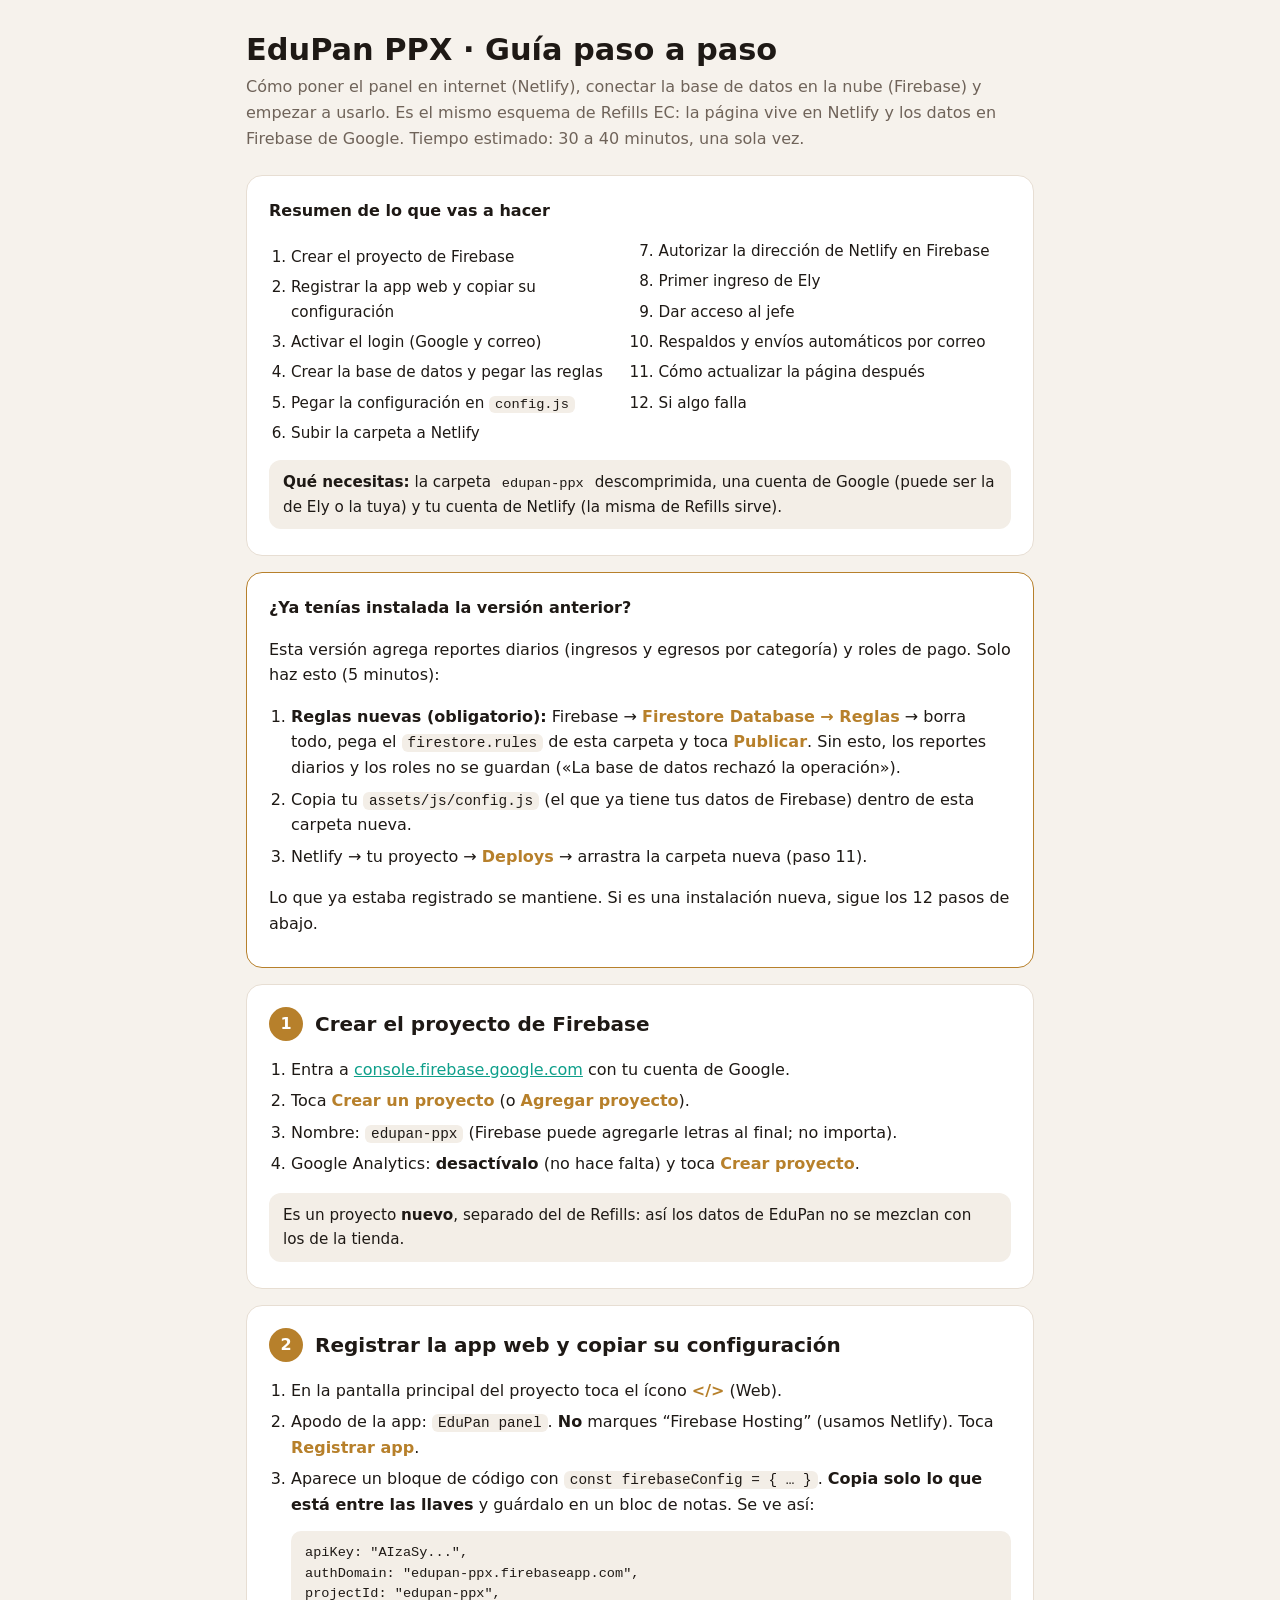
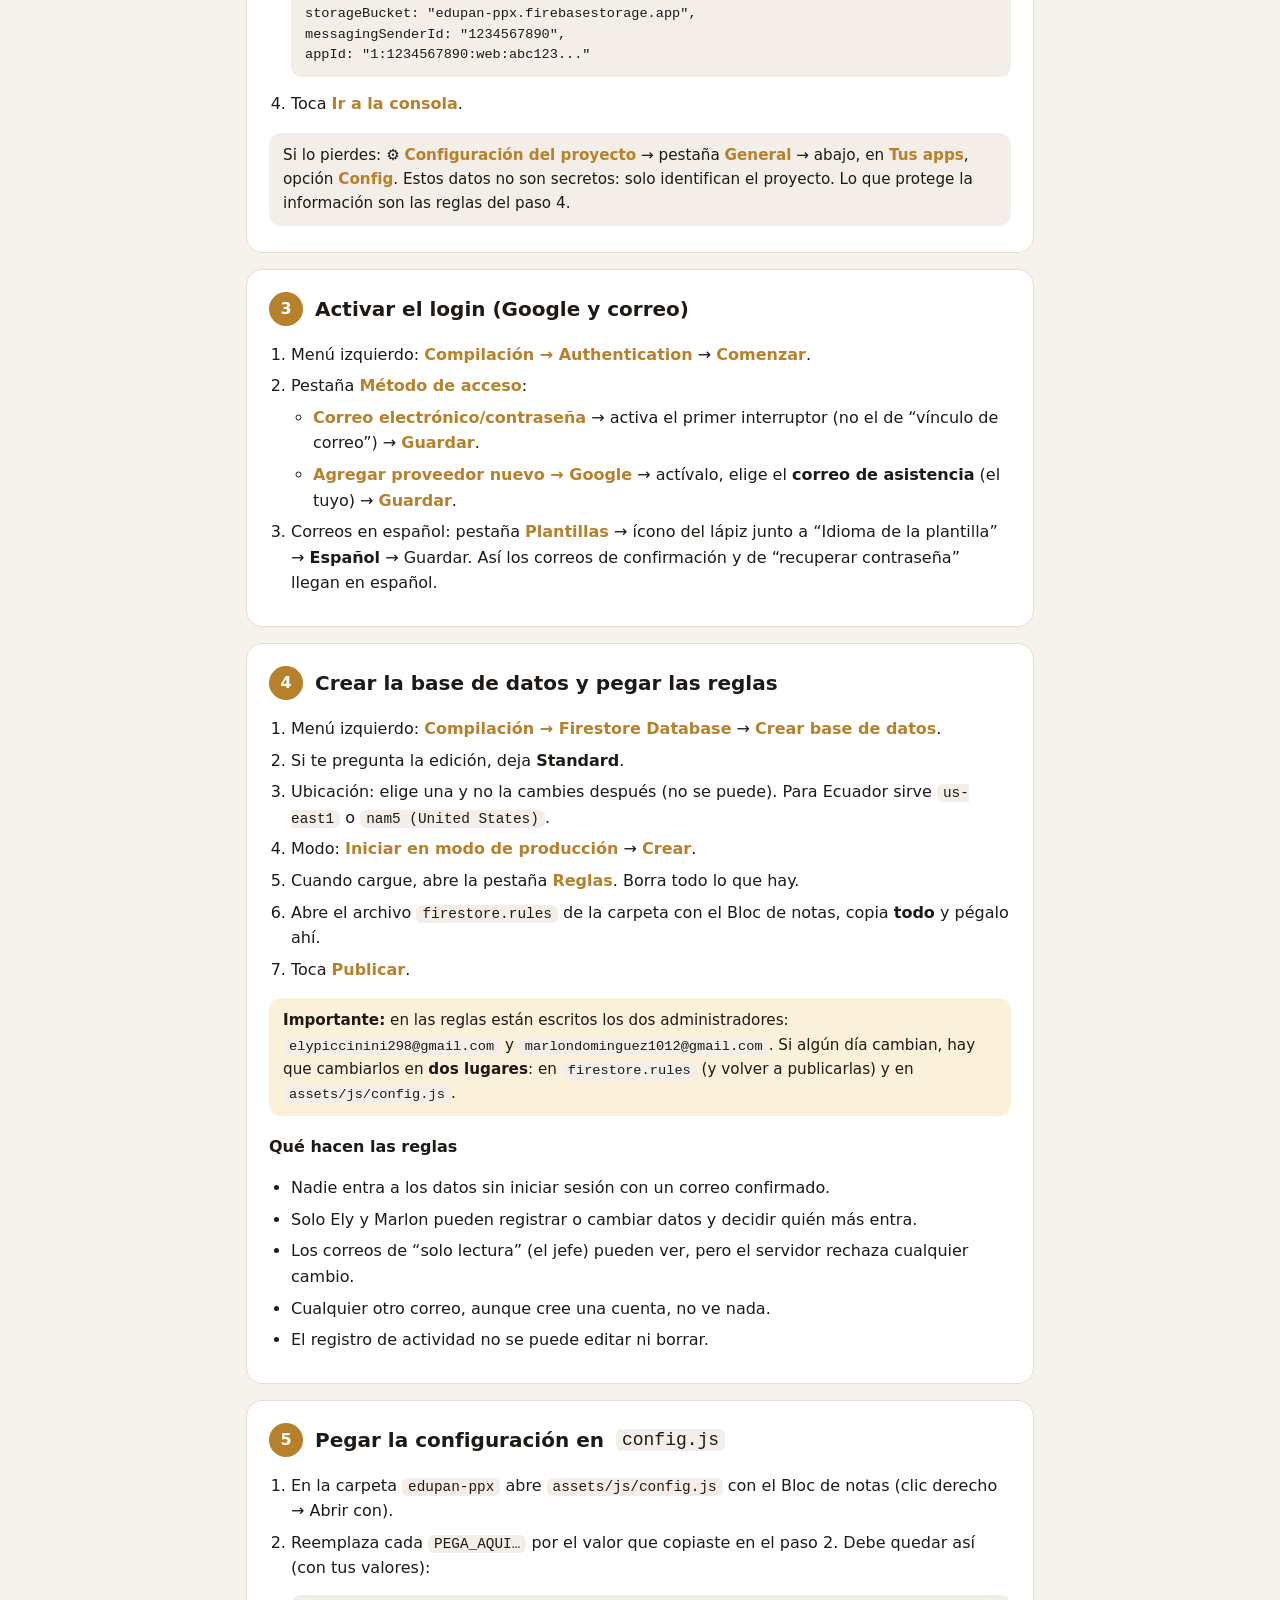
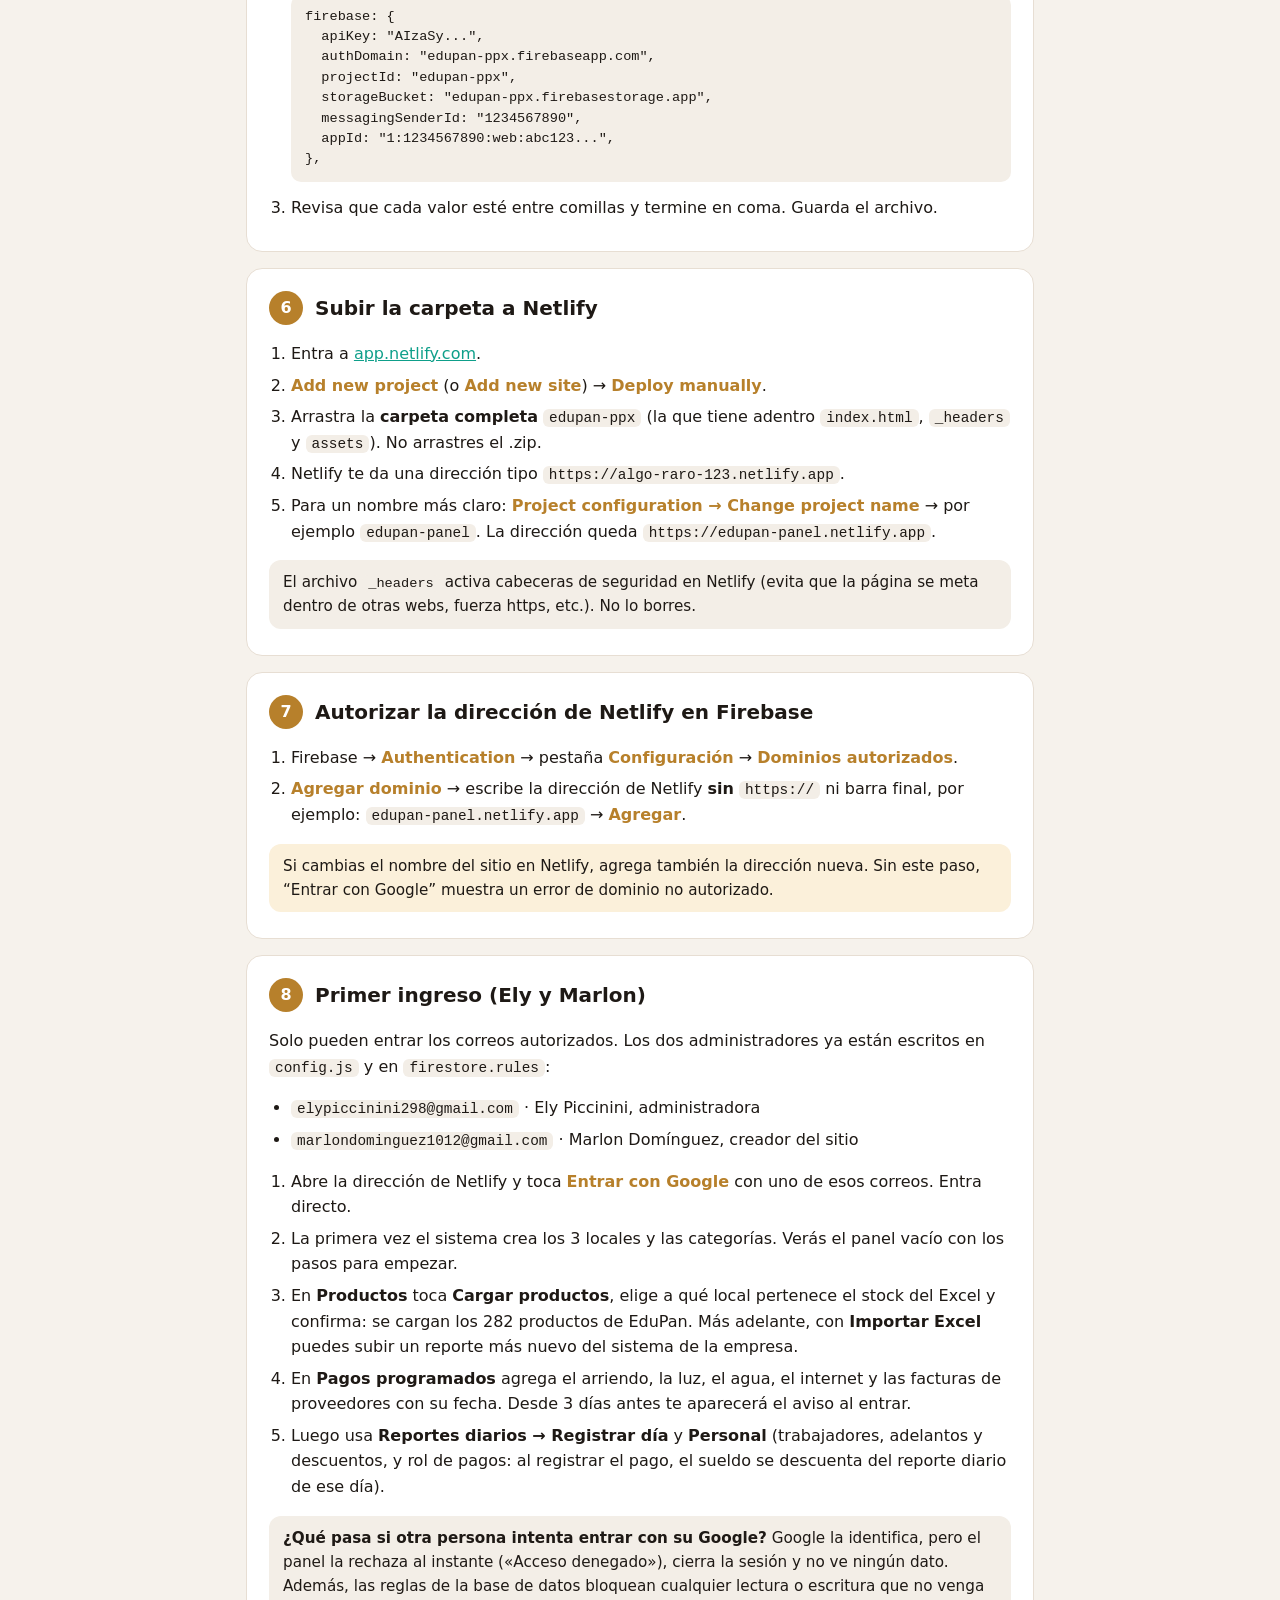
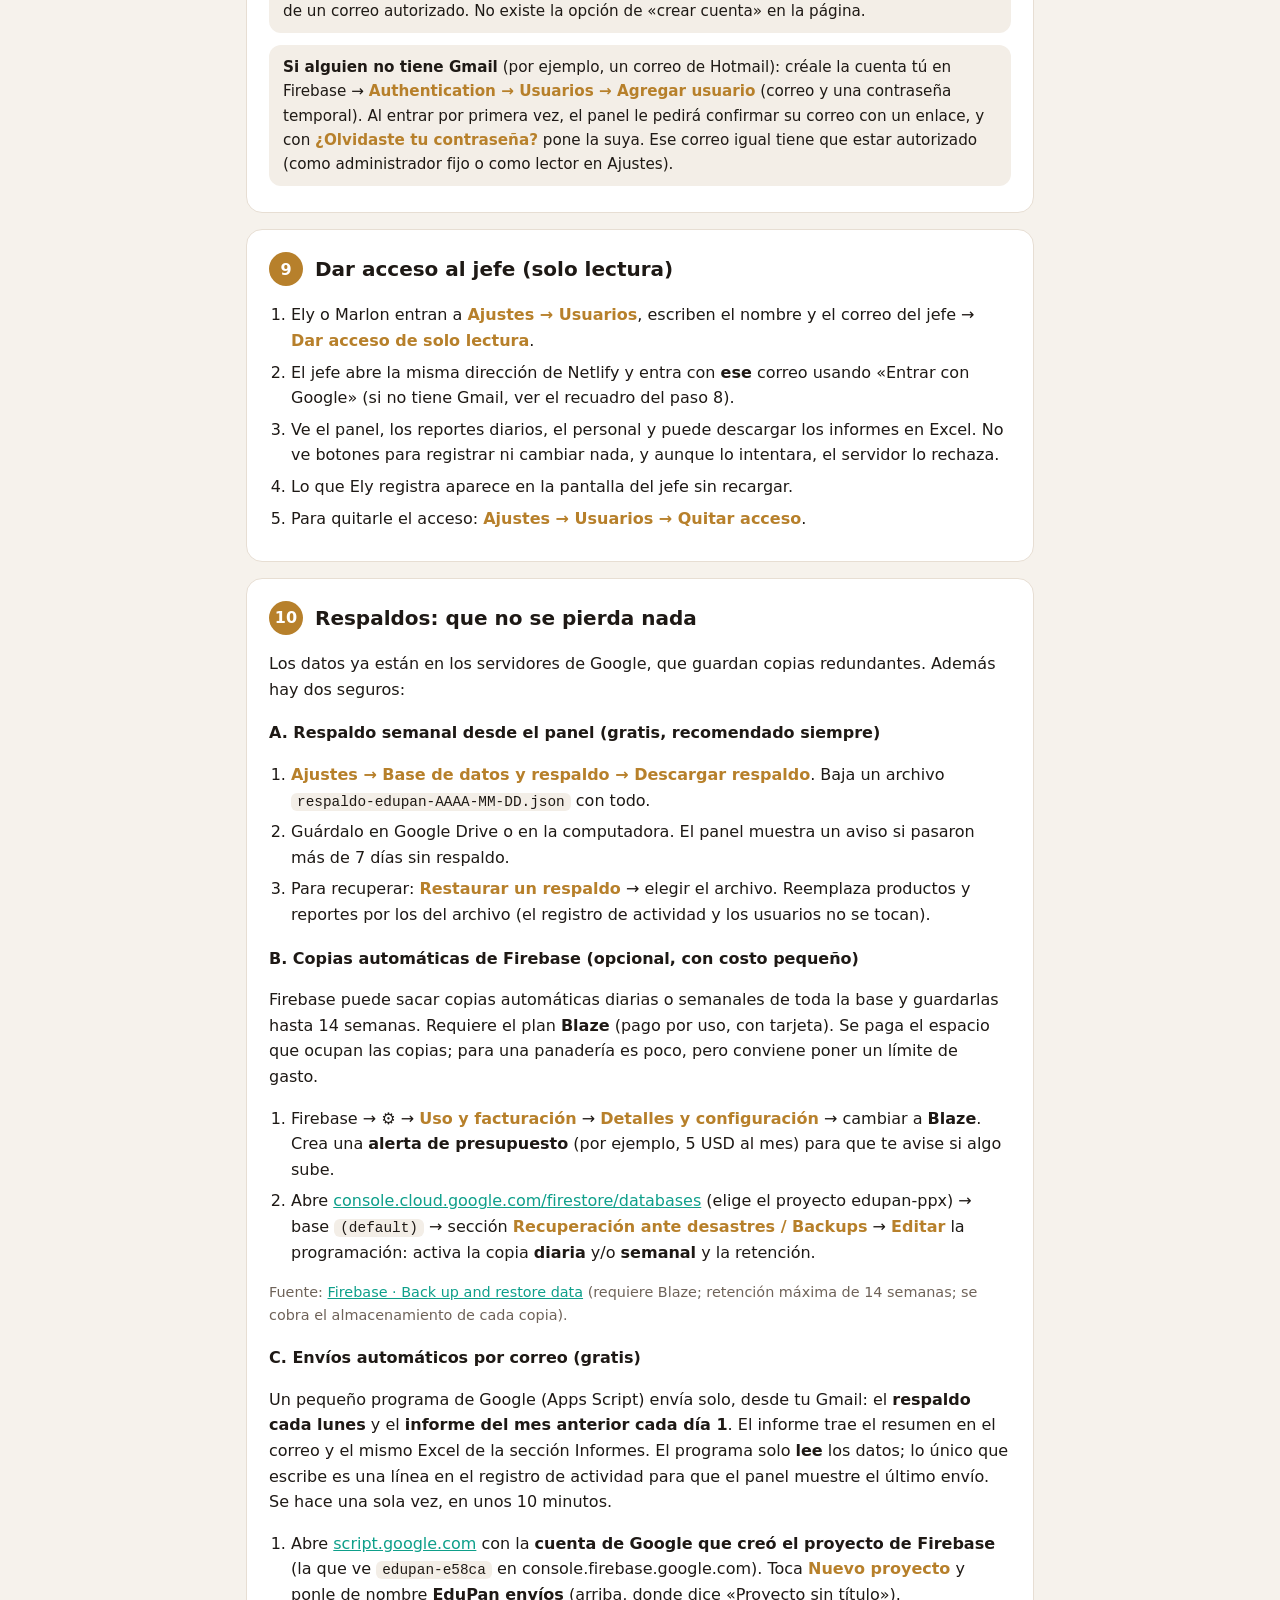
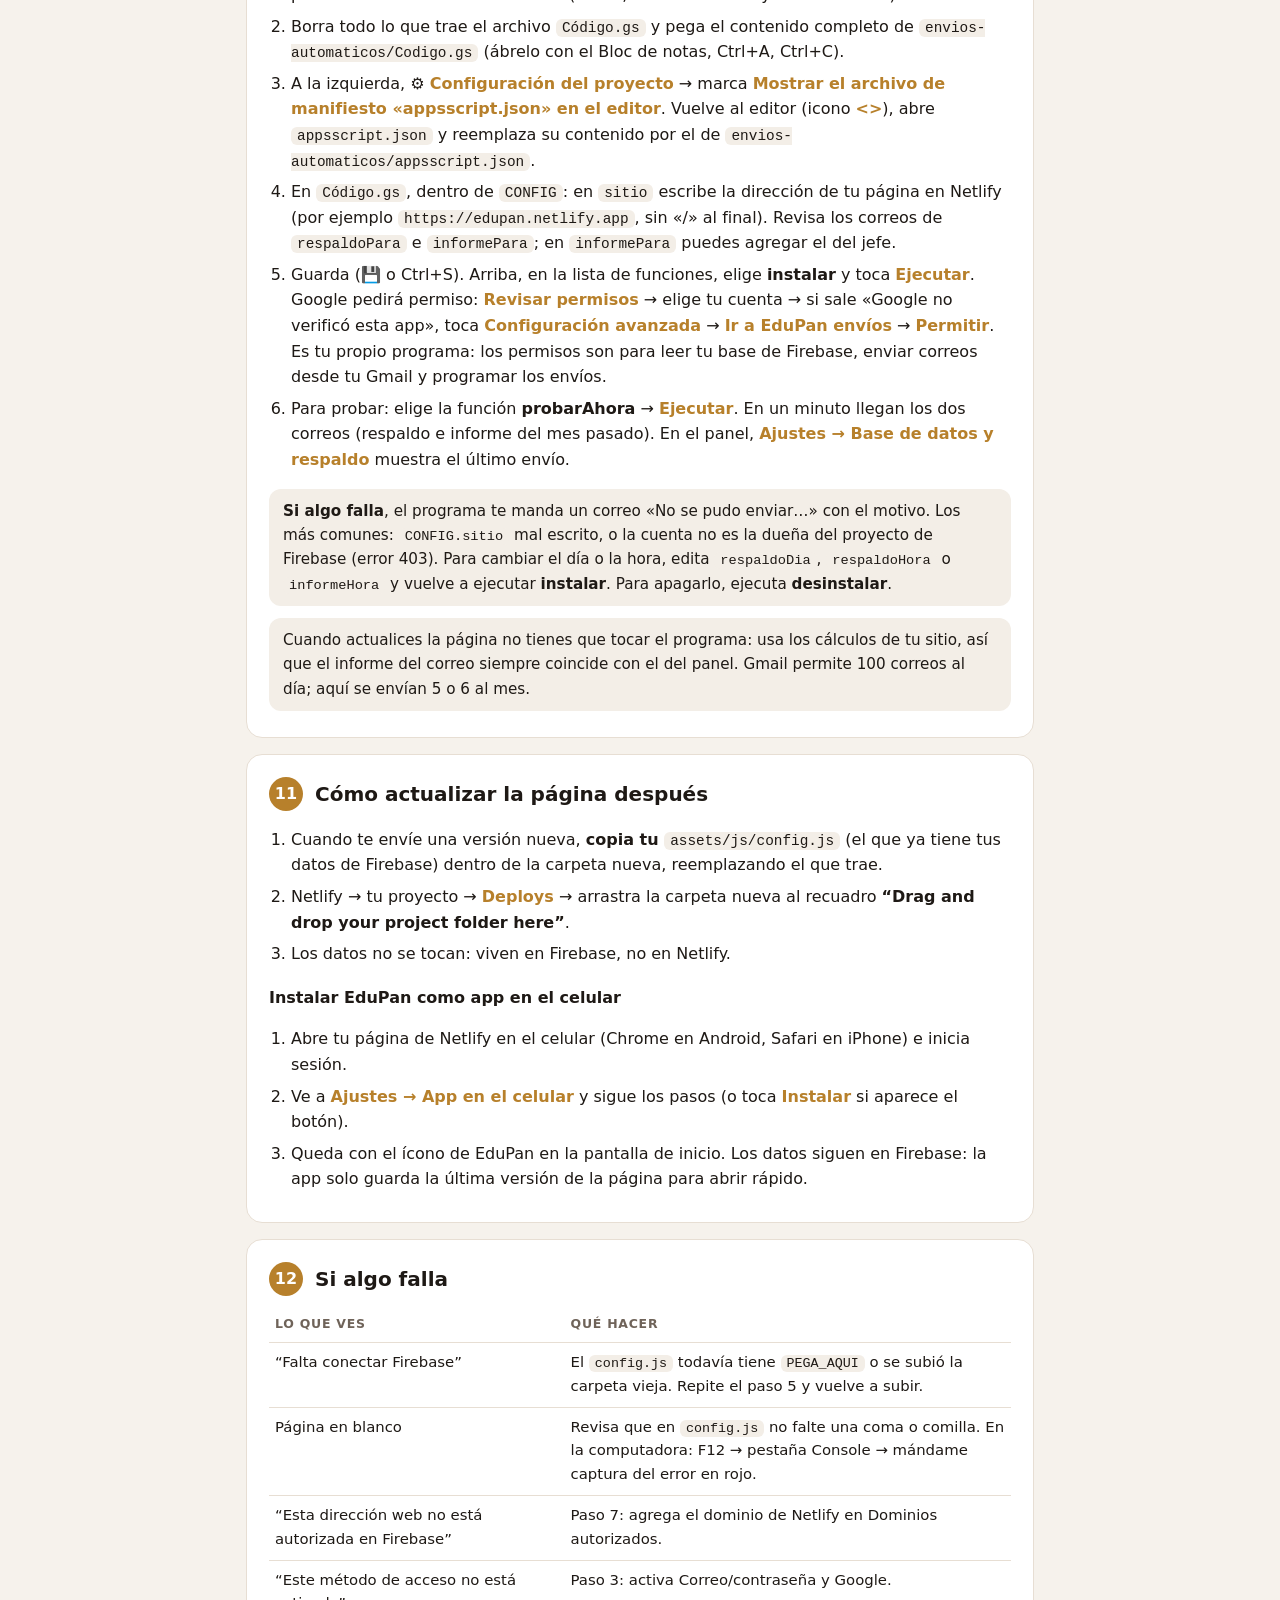
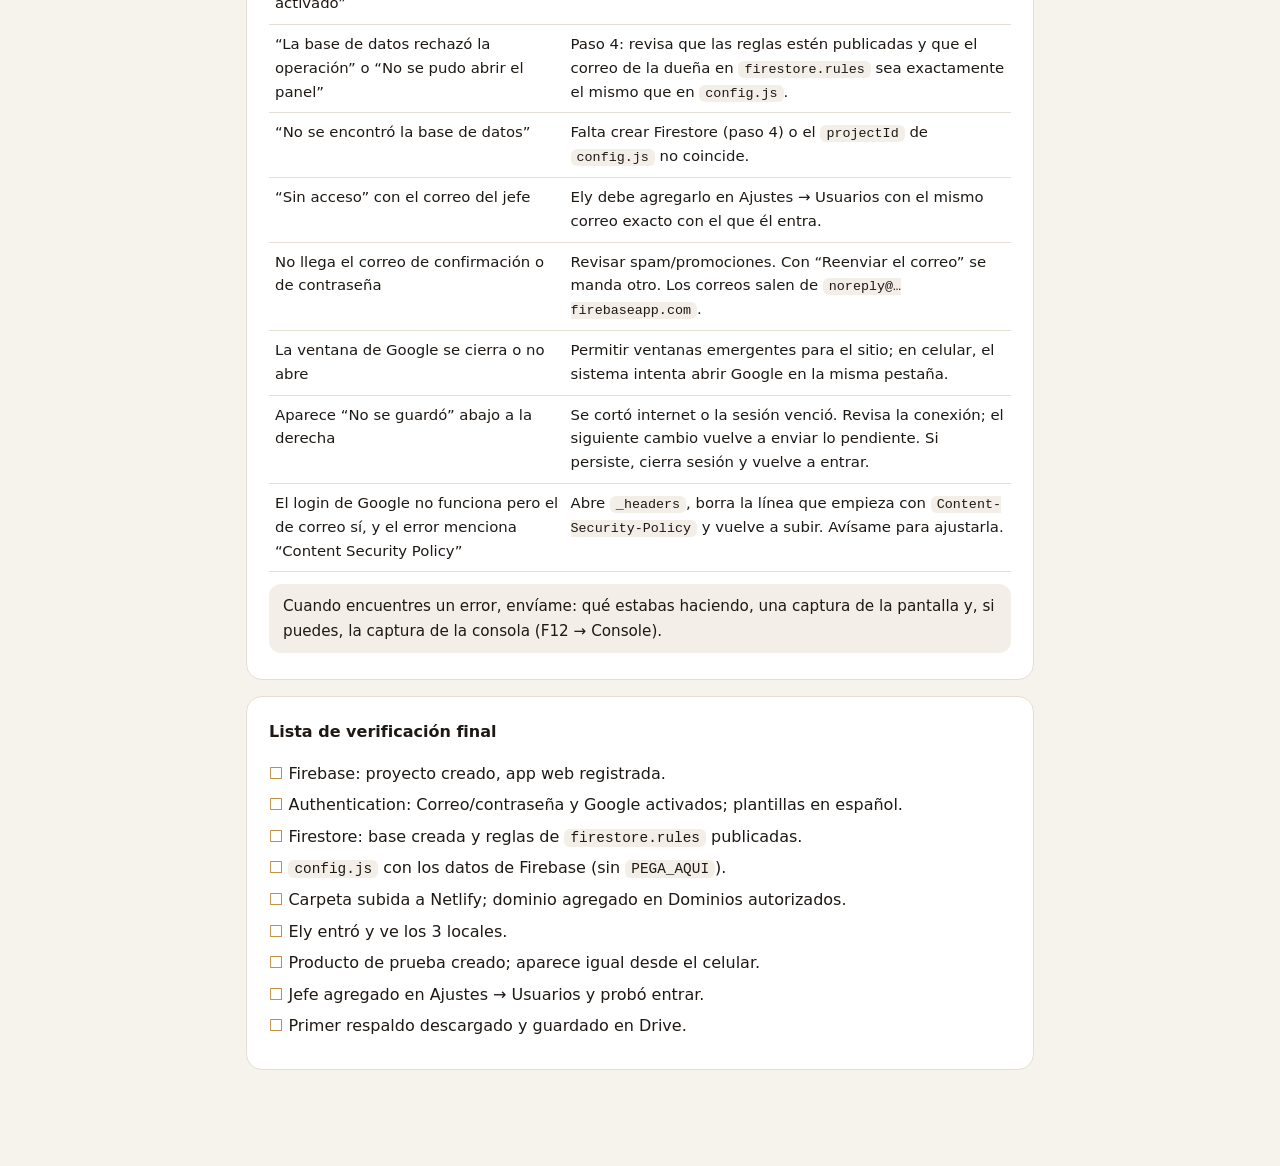
<file: GUIA-PASO-A-PASO.html>
<!doctype html>
<html lang="es">
<head>
<meta charset="utf-8">
<meta name="viewport" content="width=device-width, initial-scale=1">
<title>EduPan PPX · Guía de instalación</title>
<style>
  :root { --bg:#F6F2EC; --card:#fff; --ink:#1E1915; --muted:#6F6359; --line:#E7DED3; --gold:#B7802B; --teal:#0E9F8A; --warn:#FBF0DA; --bad:#FBE5E0; --code:#F3EEE7; }
  @media (prefers-color-scheme: dark) { :root { --bg:#0F0C0A; --card:#18140F; --ink:#F3ECE3; --muted:#A99C8F; --line:#2C251F; --gold:#E2AE5A; --teal:#3DD6BE; --warn:#2B2214; --bad:#2E1915; --code:#221C17; } }
  * { box-sizing: border-box; }
  body { margin:0; background:var(--bg); color:var(--ink); font:16px/1.6 system-ui,-apple-system,"Segoe UI",Roboto,sans-serif; }
  main { max-width: 820px; margin: 0 auto; padding: 32px 16px 80px; }
  h1 { font-size: 1.9rem; line-height:1.2; margin: 0 0 6px; }
  h2 { font-size: 1.25rem; margin: 0 0 10px; display:flex; gap:12px; align-items:center; }
  h2 .n { flex:none; width:34px; height:34px; border-radius:50%; background:var(--gold); color:#fff; display:grid; place-items:center; font-size:1rem; }
  h3 { font-size: 1rem; margin: 18px 0 6px; }
  .lead { color: var(--muted); margin: 0 0 24px; }
  section { background: var(--card); border:1px solid var(--line); border-radius: 16px; padding: 22px 22px 14px; margin: 16px 0; }
  ol, ul { padding-left: 22px; } li { margin: 6px 0; }
  code, .k { background: var(--code); border-radius: 6px; padding: 1px 6px; font: .9em ui-monospace, Menlo, Consolas, monospace; }
  pre { background: var(--code); border-radius: 10px; padding: 12px 14px; overflow-x:auto; font: .85rem/1.5 ui-monospace, Menlo, Consolas, monospace; }
  b.ui { color: var(--gold); }
  .tip, .warn, .bad { border-radius: 12px; padding: 10px 14px; margin: 12px 0; font-size: .95rem; }
  .tip { background: var(--code); } .warn { background: var(--warn); } .bad { background: var(--bad); }
  table { width:100%; border-collapse: collapse; font-size: .93rem; } td, th { text-align:left; padding: 8px 6px; border-bottom: 1px solid var(--line); vertical-align: top; }
  th { color: var(--muted); font-size:.78rem; text-transform: uppercase; letter-spacing:.06em; }
  .toc { columns: 2; font-size: .95rem; } @media (max-width:600px){ .toc { columns:1; } section{ padding:18px 16px 10px; } }
  a { color: var(--teal); }
  .check li { list-style: none; margin-left: -22px; } .check li::before { content: "☐  "; color: var(--gold); }
</style>
</head>
<body>
<main>
  <h1>EduPan PPX · Guía paso a paso</h1>
  <p class="lead">Cómo poner el panel en internet (Netlify), conectar la base de datos en la nube (Firebase) y empezar a usarlo. Es el mismo esquema de Refills EC: la página vive en Netlify y los datos en Firebase de Google. Tiempo estimado: 30 a 40 minutos, una sola vez.</p>

  <section>
    <h3 style="margin-top:0">Resumen de lo que vas a hacer</h3>
    <ol class="toc">
      <li>Crear el proyecto de Firebase</li>
      <li>Registrar la app web y copiar su configuración</li>
      <li>Activar el login (Google y correo)</li>
      <li>Crear la base de datos y pegar las reglas</li>
      <li>Pegar la configuración en <code>config.js</code></li>
      <li>Subir la carpeta a Netlify</li>
      <li>Autorizar la dirección de Netlify en Firebase</li>
      <li>Primer ingreso de Ely</li>
      <li>Dar acceso al jefe</li>
      <li>Respaldos y envíos automáticos por correo</li>
      <li>Cómo actualizar la página después</li>
      <li>Si algo falla</li>
    </ol>
    <div class="tip"><b>Qué necesitas:</b> la carpeta <code>edupan-ppx</code> descomprimida, una cuenta de Google (puede ser la de Ely o la tuya) y tu cuenta de Netlify (la misma de Refills sirve).</div>
  </section>

  <section style="border-color:var(--gold)">
    <h3 style="margin-top:0">¿Ya tenías instalada la versión anterior?</h3>
    <p>Esta versión agrega reportes diarios (ingresos y egresos por categoría) y roles de pago. Solo haz esto (5 minutos):</p>
    <ol>
      <li><b>Reglas nuevas (obligatorio):</b> Firebase → <b class="ui">Firestore Database → Reglas</b> → borra todo, pega el <code>firestore.rules</code> de esta carpeta y toca <b class="ui">Publicar</b>. Sin esto, los reportes diarios y los roles no se guardan («La base de datos rechazó la operación»).</li>
      <li>Copia tu <code>assets/js/config.js</code> (el que ya tiene tus datos de Firebase) dentro de esta carpeta nueva.</li>
      <li>Netlify → tu proyecto → <b class="ui">Deploys</b> → arrastra la carpeta nueva (paso 11).</li>
    </ol>
    <p>Lo que ya estaba registrado se mantiene. Si es una instalación nueva, sigue los 12 pasos de abajo.</p>
  </section>

  <section>
    <h2><span class="n">1</span>Crear el proyecto de Firebase</h2>
    <ol>
      <li>Entra a <a href="https://console.firebase.google.com" target="_blank" rel="noopener">console.firebase.google.com</a> con tu cuenta de Google.</li>
      <li>Toca <b class="ui">Crear un proyecto</b> (o <b class="ui">Agregar proyecto</b>).</li>
      <li>Nombre: <code>edupan-ppx</code> (Firebase puede agregarle letras al final; no importa).</li>
      <li>Google Analytics: <b>desactívalo</b> (no hace falta) y toca <b class="ui">Crear proyecto</b>.</li>
    </ol>
    <div class="tip">Es un proyecto <b>nuevo</b>, separado del de Refills: así los datos de EduPan no se mezclan con los de la tienda.</div>
  </section>

  <section>
    <h2><span class="n">2</span>Registrar la app web y copiar su configuración</h2>
    <ol>
      <li>En la pantalla principal del proyecto toca el ícono <b class="ui">&lt;/&gt;</b> (Web).</li>
      <li>Apodo de la app: <code>EduPan panel</code>. <b>No</b> marques “Firebase Hosting” (usamos Netlify). Toca <b class="ui">Registrar app</b>.</li>
      <li>Aparece un bloque de código con <code>const firebaseConfig = { … }</code>. <b>Copia solo lo que está entre las llaves</b> y guárdalo en un bloc de notas. Se ve así:
<pre>apiKey: "AIzaSy...",
authDomain: "edupan-ppx.firebaseapp.com",
projectId: "edupan-ppx",
storageBucket: "edupan-ppx.firebasestorage.app",
messagingSenderId: "1234567890",
appId: "1:1234567890:web:abc123..."</pre></li>
      <li>Toca <b class="ui">Ir a la consola</b>.</li>
    </ol>
    <div class="tip">Si lo pierdes: ⚙️ <b class="ui">Configuración del proyecto</b> → pestaña <b class="ui">General</b> → abajo, en <b class="ui">Tus apps</b>, opción <b class="ui">Config</b>. Estos datos no son secretos: solo identifican el proyecto. Lo que protege la información son las reglas del paso 4.</div>
  </section>

  <section>
    <h2><span class="n">3</span>Activar el login (Google y correo)</h2>
    <ol>
      <li>Menú izquierdo: <b class="ui">Compilación → Authentication</b> → <b class="ui">Comenzar</b>.</li>
      <li>Pestaña <b class="ui">Método de acceso</b>:
        <ul>
          <li><b class="ui">Correo electrónico/contraseña</b> → activa el primer interruptor (no el de “vínculo de correo”) → <b class="ui">Guardar</b>.</li>
          <li><b class="ui">Agregar proveedor nuevo → Google</b> → actívalo, elige el <b>correo de asistencia</b> (el tuyo) → <b class="ui">Guardar</b>.</li>
        </ul>
      </li>
      <li>Correos en español: pestaña <b class="ui">Plantillas</b> → ícono del lápiz junto a “Idioma de la plantilla” → <b>Español</b> → Guardar. Así los correos de confirmación y de “recuperar contraseña” llegan en español.</li>
    </ol>
  </section>

  <section>
    <h2><span class="n">4</span>Crear la base de datos y pegar las reglas</h2>
    <ol>
      <li>Menú izquierdo: <b class="ui">Compilación → Firestore Database</b> → <b class="ui">Crear base de datos</b>.</li>
      <li>Si te pregunta la edición, deja <b>Standard</b>.</li>
      <li>Ubicación: elige una y no la cambies después (no se puede). Para Ecuador sirve <code>us-east1</code> o <code>nam5 (United States)</code>.</li>
      <li>Modo: <b class="ui">Iniciar en modo de producción</b> → <b class="ui">Crear</b>.</li>
      <li>Cuando cargue, abre la pestaña <b class="ui">Reglas</b>. Borra todo lo que hay.</li>
      <li>Abre el archivo <code>firestore.rules</code> de la carpeta con el Bloc de notas, copia <b>todo</b> y pégalo ahí.</li>
      <li>Toca <b class="ui">Publicar</b>.</li>
    </ol>
    <div class="warn"><b>Importante:</b> en las reglas están escritos los dos administradores: <code>elypiccinini298@gmail.com</code> y <code>marlondominguez1012@gmail.com</code>. Si algún día cambian, hay que cambiarlos en <b>dos lugares</b>: en <code>firestore.rules</code> (y volver a publicarlas) y en <code>assets/js/config.js</code>.</div>
    <h3>Qué hacen las reglas</h3>
    <ul>
      <li>Nadie entra a los datos sin iniciar sesión con un correo confirmado.</li>
      <li>Solo Ely y Marlon pueden registrar o cambiar datos y decidir quién más entra.</li>
      <li>Los correos de “solo lectura” (el jefe) pueden ver, pero el servidor rechaza cualquier cambio.</li>
      <li>Cualquier otro correo, aunque cree una cuenta, no ve nada.</li>
      <li>El registro de actividad no se puede editar ni borrar.</li>
    </ul>
  </section>

  <section>
    <h2><span class="n">5</span>Pegar la configuración en <code>config.js</code></h2>
    <ol>
      <li>En la carpeta <code>edupan-ppx</code> abre <code>assets/js/config.js</code> con el Bloc de notas (clic derecho → Abrir con).</li>
      <li>Reemplaza cada <code>PEGA_AQUI…</code> por el valor que copiaste en el paso 2. Debe quedar así (con tus valores):
<pre>firebase: {
  apiKey: "AIzaSy...",
  authDomain: "edupan-ppx.firebaseapp.com",
  projectId: "edupan-ppx",
  storageBucket: "edupan-ppx.firebasestorage.app",
  messagingSenderId: "1234567890",
  appId: "1:1234567890:web:abc123...",
},</pre></li>
      <li>Revisa que cada valor esté entre comillas y termine en coma. Guarda el archivo.</li>
    </ol>
  </section>

  <section>
    <h2><span class="n">6</span>Subir la carpeta a Netlify</h2>
    <ol>
      <li>Entra a <a href="https://app.netlify.com" target="_blank" rel="noopener">app.netlify.com</a>.</li>
      <li><b class="ui">Add new project</b> (o <b class="ui">Add new site</b>) → <b class="ui">Deploy manually</b>.</li>
      <li>Arrastra la <b>carpeta completa</b> <code>edupan-ppx</code> (la que tiene adentro <code>index.html</code>, <code>_headers</code> y <code>assets</code>). No arrastres el .zip.</li>
      <li>Netlify te da una dirección tipo <code>https://algo-raro-123.netlify.app</code>.</li>
      <li>Para un nombre más claro: <b class="ui">Project configuration → Change project name</b> → por ejemplo <code>edupan-panel</code>. La dirección queda <code>https://edupan-panel.netlify.app</code>.</li>
    </ol>
    <div class="tip">El archivo <code>_headers</code> activa cabeceras de seguridad en Netlify (evita que la página se meta dentro de otras webs, fuerza https, etc.). No lo borres.</div>
  </section>

  <section>
    <h2><span class="n">7</span>Autorizar la dirección de Netlify en Firebase</h2>
    <ol>
      <li>Firebase → <b class="ui">Authentication</b> → pestaña <b class="ui">Configuración</b> → <b class="ui">Dominios autorizados</b>.</li>
      <li><b class="ui">Agregar dominio</b> → escribe la dirección de Netlify <b>sin</b> <code>https://</code> ni barra final, por ejemplo: <code>edupan-panel.netlify.app</code> → <b class="ui">Agregar</b>.</li>
    </ol>
    <div class="warn">Si cambias el nombre del sitio en Netlify, agrega también la dirección nueva. Sin este paso, “Entrar con Google” muestra un error de dominio no autorizado.</div>
  </section>

  <section>
    <h2><span class="n">8</span>Primer ingreso (Ely y Marlon)</h2>
    <p>Solo pueden entrar los correos autorizados. Los dos administradores ya están escritos en <code>config.js</code> y en <code>firestore.rules</code>:</p>
    <ul>
      <li><code>elypiccinini298@gmail.com</code> · Ely Piccinini, administradora</li>
      <li><code>marlondominguez1012@gmail.com</code> · Marlon Domínguez, creador del sitio</li>
    </ul>
    <ol>
      <li>Abre la dirección de Netlify y toca <b class="ui">Entrar con Google</b> con uno de esos correos. Entra directo.</li>
      <li>La primera vez el sistema crea los 3 locales y las categorías. Verás el panel vacío con los pasos para empezar.</li>
      <li>En <b>Productos</b> toca <b>Cargar productos</b>, elige a qué local pertenece el stock del Excel y confirma: se cargan los 282 productos de EduPan. Más adelante, con <b>Importar Excel</b> puedes subir un reporte más nuevo del sistema de la empresa.</li>
      <li>En <b>Pagos programados</b> agrega el arriendo, la luz, el agua, el internet y las facturas de proveedores con su fecha. Desde 3 días antes te aparecerá el aviso al entrar.</li>
      <li>Luego usa <b>Reportes diarios → Registrar día</b> y <b>Personal</b> (trabajadores, adelantos y descuentos, y rol de pagos: al registrar el pago, el sueldo se descuenta del reporte diario de ese día).</li>
    </ol>
    <div class="tip"><b>¿Qué pasa si otra persona intenta entrar con su Google?</b> Google la identifica, pero el panel la rechaza al instante («Acceso denegado»), cierra la sesión y no ve ningún dato. Además, las reglas de la base de datos bloquean cualquier lectura o escritura que no venga de un correo autorizado. No existe la opción de «crear cuenta» en la página.</div>
    <div class="tip"><b>Si alguien no tiene Gmail</b> (por ejemplo, un correo de Hotmail): créale la cuenta tú en Firebase → <b class="ui">Authentication → Usuarios → Agregar usuario</b> (correo y una contraseña temporal). Al entrar por primera vez, el panel le pedirá confirmar su correo con un enlace, y con <b class="ui">¿Olvidaste tu contraseña?</b> pone la suya. Ese correo igual tiene que estar autorizado (como administrador fijo o como lector en Ajustes).</div>
  </section>

  <section>
    <h2><span class="n">9</span>Dar acceso al jefe (solo lectura)</h2>
    <ol>
      <li>Ely o Marlon entran a <b class="ui">Ajustes → Usuarios</b>, escriben el nombre y el correo del jefe → <b class="ui">Dar acceso de solo lectura</b>.</li>
      <li>El jefe abre la misma dirección de Netlify y entra con <b>ese</b> correo usando «Entrar con Google» (si no tiene Gmail, ver el recuadro del paso 8).</li>
      <li>Ve el panel, los reportes diarios, el personal y puede descargar los informes en Excel. No ve botones para registrar ni cambiar nada, y aunque lo intentara, el servidor lo rechaza.</li>
      <li>Lo que Ely registra aparece en la pantalla del jefe sin recargar.</li>
      <li>Para quitarle el acceso: <b class="ui">Ajustes → Usuarios → Quitar acceso</b>.</li>
    </ol>
  </section>

  <section>
    <h2><span class="n">10</span>Respaldos: que no se pierda nada</h2>
    <p>Los datos ya están en los servidores de Google, que guardan copias redundantes. Además hay dos seguros:</p>
    <h3>A. Respaldo semanal desde el panel (gratis, recomendado siempre)</h3>
    <ol>
      <li><b class="ui">Ajustes → Base de datos y respaldo → Descargar respaldo</b>. Baja un archivo <code>respaldo-edupan-AAAA-MM-DD.json</code> con todo.</li>
      <li>Guárdalo en Google Drive o en la computadora. El panel muestra un aviso si pasaron más de 7 días sin respaldo.</li>
      <li>Para recuperar: <b class="ui">Restaurar un respaldo</b> → elegir el archivo. Reemplaza productos y reportes por los del archivo (el registro de actividad y los usuarios no se tocan).</li>
    </ol>
    <h3>B. Copias automáticas de Firebase (opcional, con costo pequeño)</h3>
    <p>Firebase puede sacar copias automáticas diarias o semanales de toda la base y guardarlas hasta 14 semanas. Requiere el plan <b>Blaze</b> (pago por uso, con tarjeta). Se paga el espacio que ocupan las copias; para una panadería es poco, pero conviene poner un límite de gasto.</p>
    <ol>
      <li>Firebase → ⚙️ → <b class="ui">Uso y facturación</b> → <b class="ui">Detalles y configuración</b> → cambiar a <b>Blaze</b>. Crea una <b>alerta de presupuesto</b> (por ejemplo, 5 USD al mes) para que te avise si algo sube.</li>
      <li>Abre <a href="https://console.cloud.google.com/firestore/databases" target="_blank" rel="noopener">console.cloud.google.com/firestore/databases</a> (elige el proyecto edupan-ppx) → base <code>(default)</code> → sección <b class="ui">Recuperación ante desastres / Backups</b> → <b class="ui">Editar</b> la programación: activa la copia <b>diaria</b> y/o <b>semanal</b> y la retención.</li>
    </ol>
    <p style="font-size:.9rem;color:var(--muted)">Fuente: <a href="https://firebase.google.com/docs/firestore/backups" target="_blank" rel="noopener">Firebase · Back up and restore data</a> (requiere Blaze; retención máxima de 14 semanas; se cobra el almacenamiento de cada copia).</p>
    <h3 id="envios">C. Envíos automáticos por correo (gratis)</h3>
    <p>Un pequeño programa de Google (Apps Script) envía solo, desde tu Gmail: el <b>respaldo cada lunes</b> y el <b>informe del mes anterior cada día 1</b>. El informe trae el resumen en el correo y el mismo Excel de la sección Informes. El programa solo <b>lee</b> los datos; lo único que escribe es una línea en el registro de actividad para que el panel muestre el último envío. Se hace una sola vez, en unos 10 minutos.</p>
    <ol>
      <li>Abre <a href="https://script.google.com" target="_blank" rel="noopener">script.google.com</a> con la <b>cuenta de Google que creó el proyecto de Firebase</b> (la que ve <code>edupan-e58ca</code> en console.firebase.google.com). Toca <b class="ui">Nuevo proyecto</b> y ponle de nombre <b>EduPan envíos</b> (arriba, donde dice «Proyecto sin título»).</li>
      <li>Borra todo lo que trae el archivo <code>Código.gs</code> y pega el contenido completo de <code>envios-automaticos/Codigo.gs</code> (ábrelo con el Bloc de notas, Ctrl+A, Ctrl+C).</li>
      <li>A la izquierda, ⚙️ <b class="ui">Configuración del proyecto</b> → marca <b class="ui">Mostrar el archivo de manifiesto «appsscript.json» en el editor</b>. Vuelve al editor (icono <b class="ui">&lt;&gt;</b>), abre <code>appsscript.json</code> y reemplaza su contenido por el de <code>envios-automaticos/appsscript.json</code>.</li>
      <li>En <code>Código.gs</code>, dentro de <code>CONFIG</code>: en <code>sitio</code> escribe la dirección de tu página en Netlify (por ejemplo <code>https://edupan.netlify.app</code>, sin «/» al final). Revisa los correos de <code>respaldoPara</code> e <code>informePara</code>; en <code>informePara</code> puedes agregar el del jefe.</li>
      <li>Guarda (💾 o Ctrl+S). Arriba, en la lista de funciones, elige <b>instalar</b> y toca <b class="ui">Ejecutar</b>. Google pedirá permiso: <b class="ui">Revisar permisos</b> → elige tu cuenta → si sale «Google no verificó esta app», toca <b class="ui">Configuración avanzada</b> → <b class="ui">Ir a EduPan envíos</b> → <b class="ui">Permitir</b>. Es tu propio programa: los permisos son para leer tu base de Firebase, enviar correos desde tu Gmail y programar los envíos.</li>
      <li>Para probar: elige la función <b>probarAhora</b> → <b class="ui">Ejecutar</b>. En un minuto llegan los dos correos (respaldo e informe del mes pasado). En el panel, <b class="ui">Ajustes → Base de datos y respaldo</b> muestra el último envío.</li>
    </ol>
    <div class="tip"><b>Si algo falla</b>, el programa te manda un correo «No se pudo enviar…» con el motivo. Los más comunes: <code>CONFIG.sitio</code> mal escrito, o la cuenta no es la dueña del proyecto de Firebase (error 403). Para cambiar el día o la hora, edita <code>respaldoDia</code>, <code>respaldoHora</code> o <code>informeHora</code> y vuelve a ejecutar <b>instalar</b>. Para apagarlo, ejecuta <b>desinstalar</b>.</div>
    <div class="tip">Cuando actualices la página no tienes que tocar el programa: usa los cálculos de tu sitio, así que el informe del correo siempre coincide con el del panel. Gmail permite 100 correos al día; aquí se envían 5 o 6 al mes.</div>
  </section>

  <section>
    <h2><span class="n">11</span>Cómo actualizar la página después</h2>
    <ol>
      <li>Cuando te envíe una versión nueva, <b>copia tu <code>assets/js/config.js</code></b> (el que ya tiene tus datos de Firebase) dentro de la carpeta nueva, reemplazando el que trae.</li>
      <li>Netlify → tu proyecto → <b class="ui">Deploys</b> → arrastra la carpeta nueva al recuadro <b>“Drag and drop your project folder here”</b>.</li>
      <li>Los datos no se tocan: viven en Firebase, no en Netlify.</li>
    </ol>
      <h3>Instalar EduPan como app en el celular</h3>
    <ol>
      <li>Abre tu página de Netlify en el celular (Chrome en Android, Safari en iPhone) e inicia sesión.</li>
      <li>Ve a <b class="ui">Ajustes → App en el celular</b> y sigue los pasos (o toca <b class="ui">Instalar</b> si aparece el botón).</li>
      <li>Queda con el ícono de EduPan en la pantalla de inicio. Los datos siguen en Firebase: la app solo guarda la última versión de la página para abrir rápido.</li>
    </ol>
  </section>

  <section>
    <h2><span class="n">12</span>Si algo falla</h2>
    <table>
      <thead><tr><th>Lo que ves</th><th>Qué hacer</th></tr></thead>
      <tbody>
        <tr><td>“Falta conectar Firebase”</td><td>El <code>config.js</code> todavía tiene <code>PEGA_AQUI</code> o se subió la carpeta vieja. Repite el paso 5 y vuelve a subir.</td></tr>
        <tr><td>Página en blanco</td><td>Revisa que en <code>config.js</code> no falte una coma o comilla. En la computadora: F12 → pestaña Console → mándame captura del error en rojo.</td></tr>
        <tr><td>“Esta dirección web no está autorizada en Firebase”</td><td>Paso 7: agrega el dominio de Netlify en Dominios autorizados.</td></tr>
        <tr><td>“Este método de acceso no está activado”</td><td>Paso 3: activa Correo/contraseña y Google.</td></tr>
        <tr><td>“La base de datos rechazó la operación” o “No se pudo abrir el panel”</td><td>Paso 4: revisa que las reglas estén publicadas y que el correo de la dueña en <code>firestore.rules</code> sea exactamente el mismo que en <code>config.js</code>.</td></tr>
        <tr><td>“No se encontró la base de datos”</td><td>Falta crear Firestore (paso 4) o el <code>projectId</code> de <code>config.js</code> no coincide.</td></tr>
        <tr><td>“Sin acceso” con el correo del jefe</td><td>Ely debe agregarlo en Ajustes → Usuarios con el mismo correo exacto con el que él entra.</td></tr>
        <tr><td>No llega el correo de confirmación o de contraseña</td><td>Revisar spam/promociones. Con “Reenviar el correo” se manda otro. Los correos salen de <code>noreply@…firebaseapp.com</code>.</td></tr>
        <tr><td>La ventana de Google se cierra o no abre</td><td>Permitir ventanas emergentes para el sitio; en celular, el sistema intenta abrir Google en la misma pestaña.</td></tr>
        <tr><td>Aparece “No se guardó” abajo a la derecha</td><td>Se cortó internet o la sesión venció. Revisa la conexión; el siguiente cambio vuelve a enviar lo pendiente. Si persiste, cierra sesión y vuelve a entrar.</td></tr>
        <tr><td>El login de Google no funciona pero el de correo sí, y el error menciona “Content Security Policy”</td><td>Abre <code>_headers</code>, borra la línea que empieza con <code>Content-Security-Policy</code> y vuelve a subir. Avísame para ajustarla.</td></tr>
      </tbody>
    </table>
    <div class="tip">Cuando encuentres un error, envíame: qué estabas haciendo, una captura de la pantalla y, si puedes, la captura de la consola (F12 → Console).</div>
  </section>

  <section>
    <h3 style="margin-top:0">Lista de verificación final</h3>
    <ul class="check">
      <li>Firebase: proyecto creado, app web registrada.</li>
      <li>Authentication: Correo/contraseña y Google activados; plantillas en español.</li>
      <li>Firestore: base creada y reglas de <code>firestore.rules</code> publicadas.</li>
      <li><code>config.js</code> con los datos de Firebase (sin <code>PEGA_AQUI</code>).</li>
      <li>Carpeta subida a Netlify; dominio agregado en Dominios autorizados.</li>
      <li>Ely entró y ve los 3 locales.</li>
      <li>Producto de prueba creado; aparece igual desde el celular.</li>
      <li>Jefe agregado en Ajustes → Usuarios y probó entrar.</li>
      <li>Primer respaldo descargado y guardado en Drive.</li>
    </ul>
  </section>
</main>
</body>
</html>
</file>
